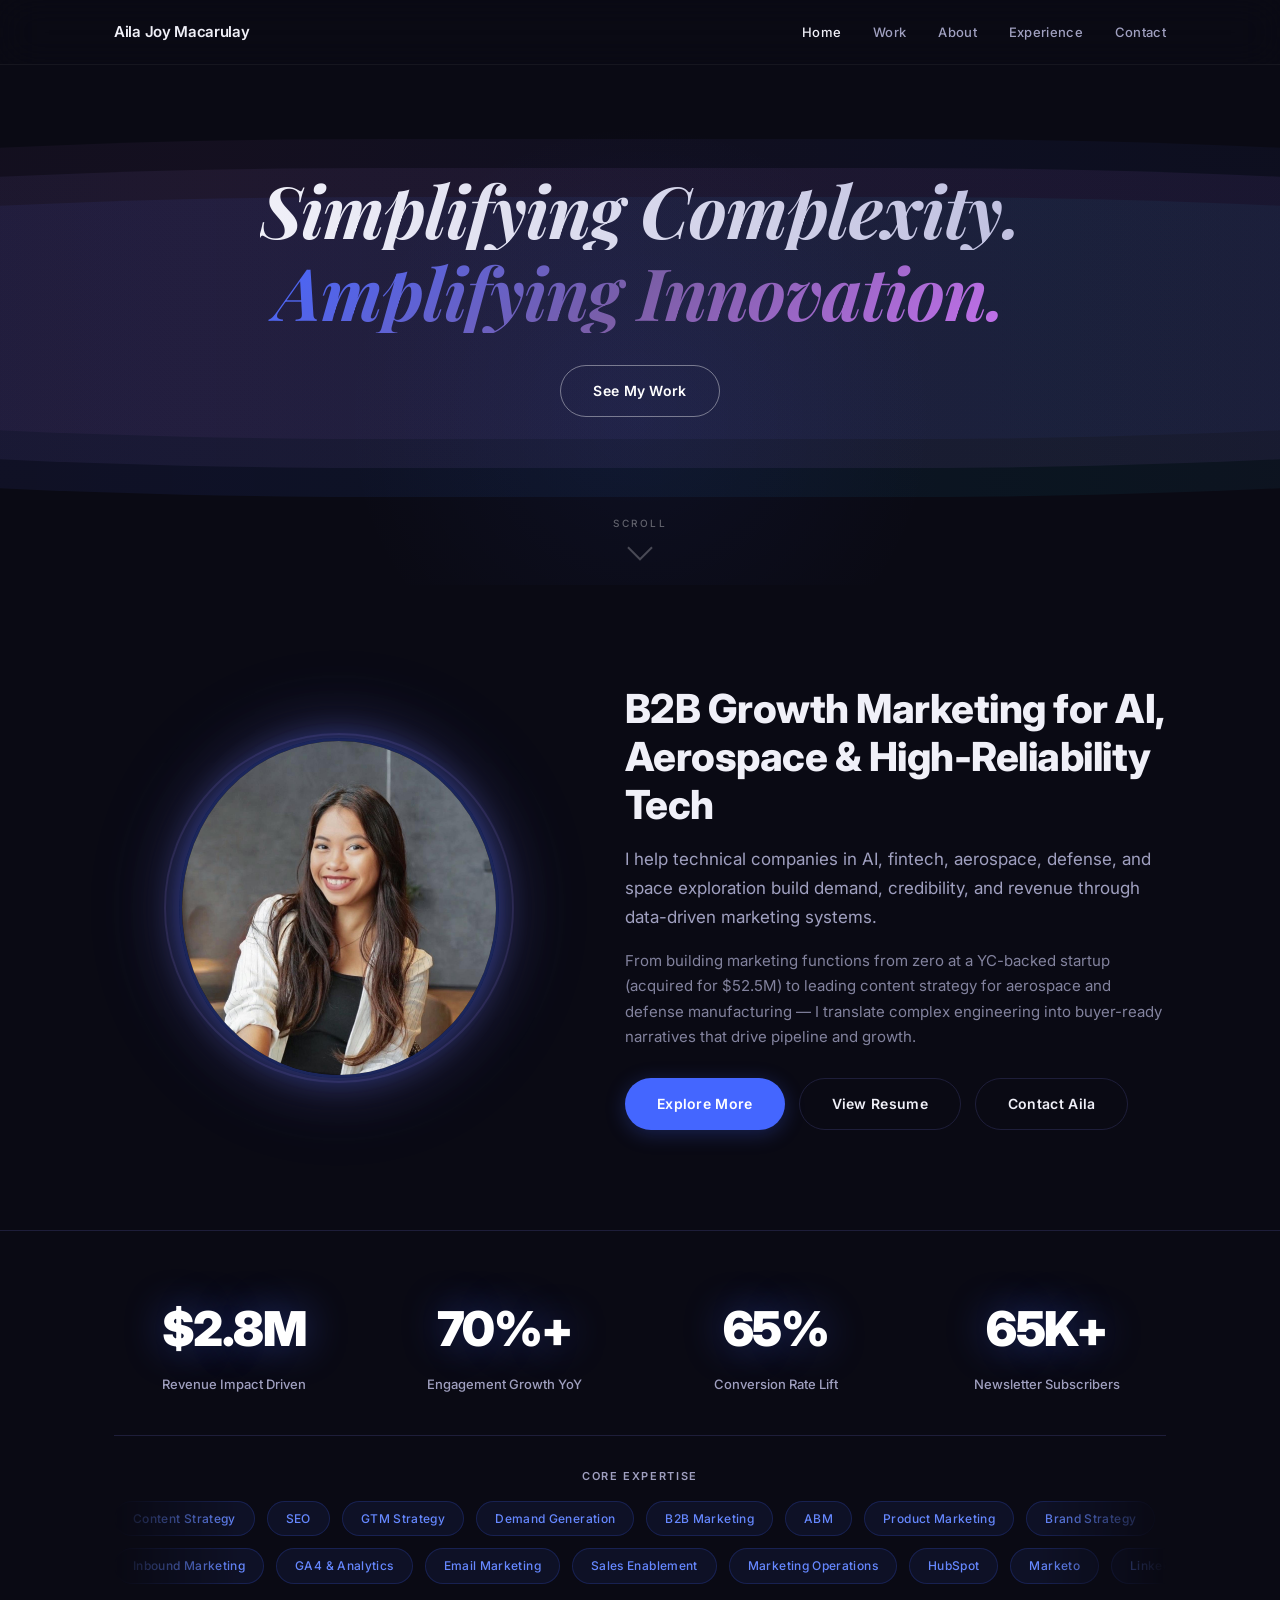
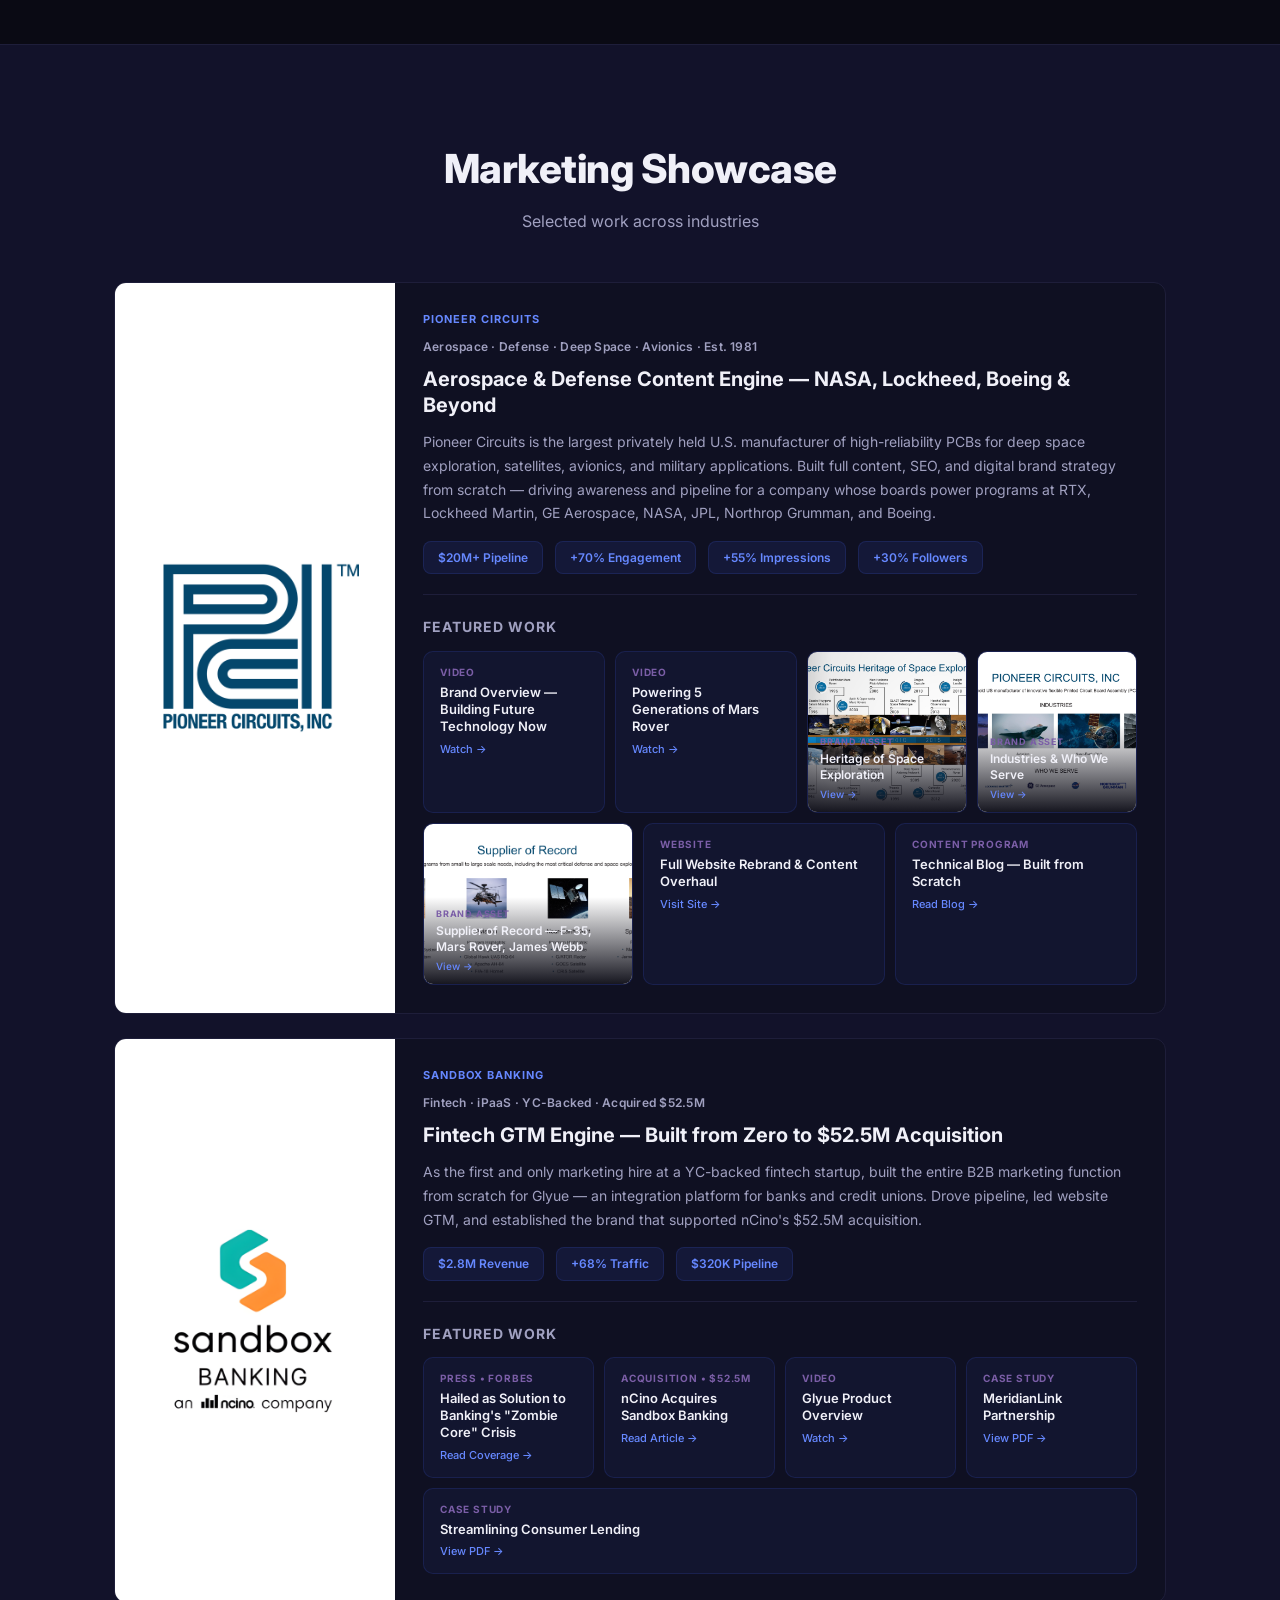
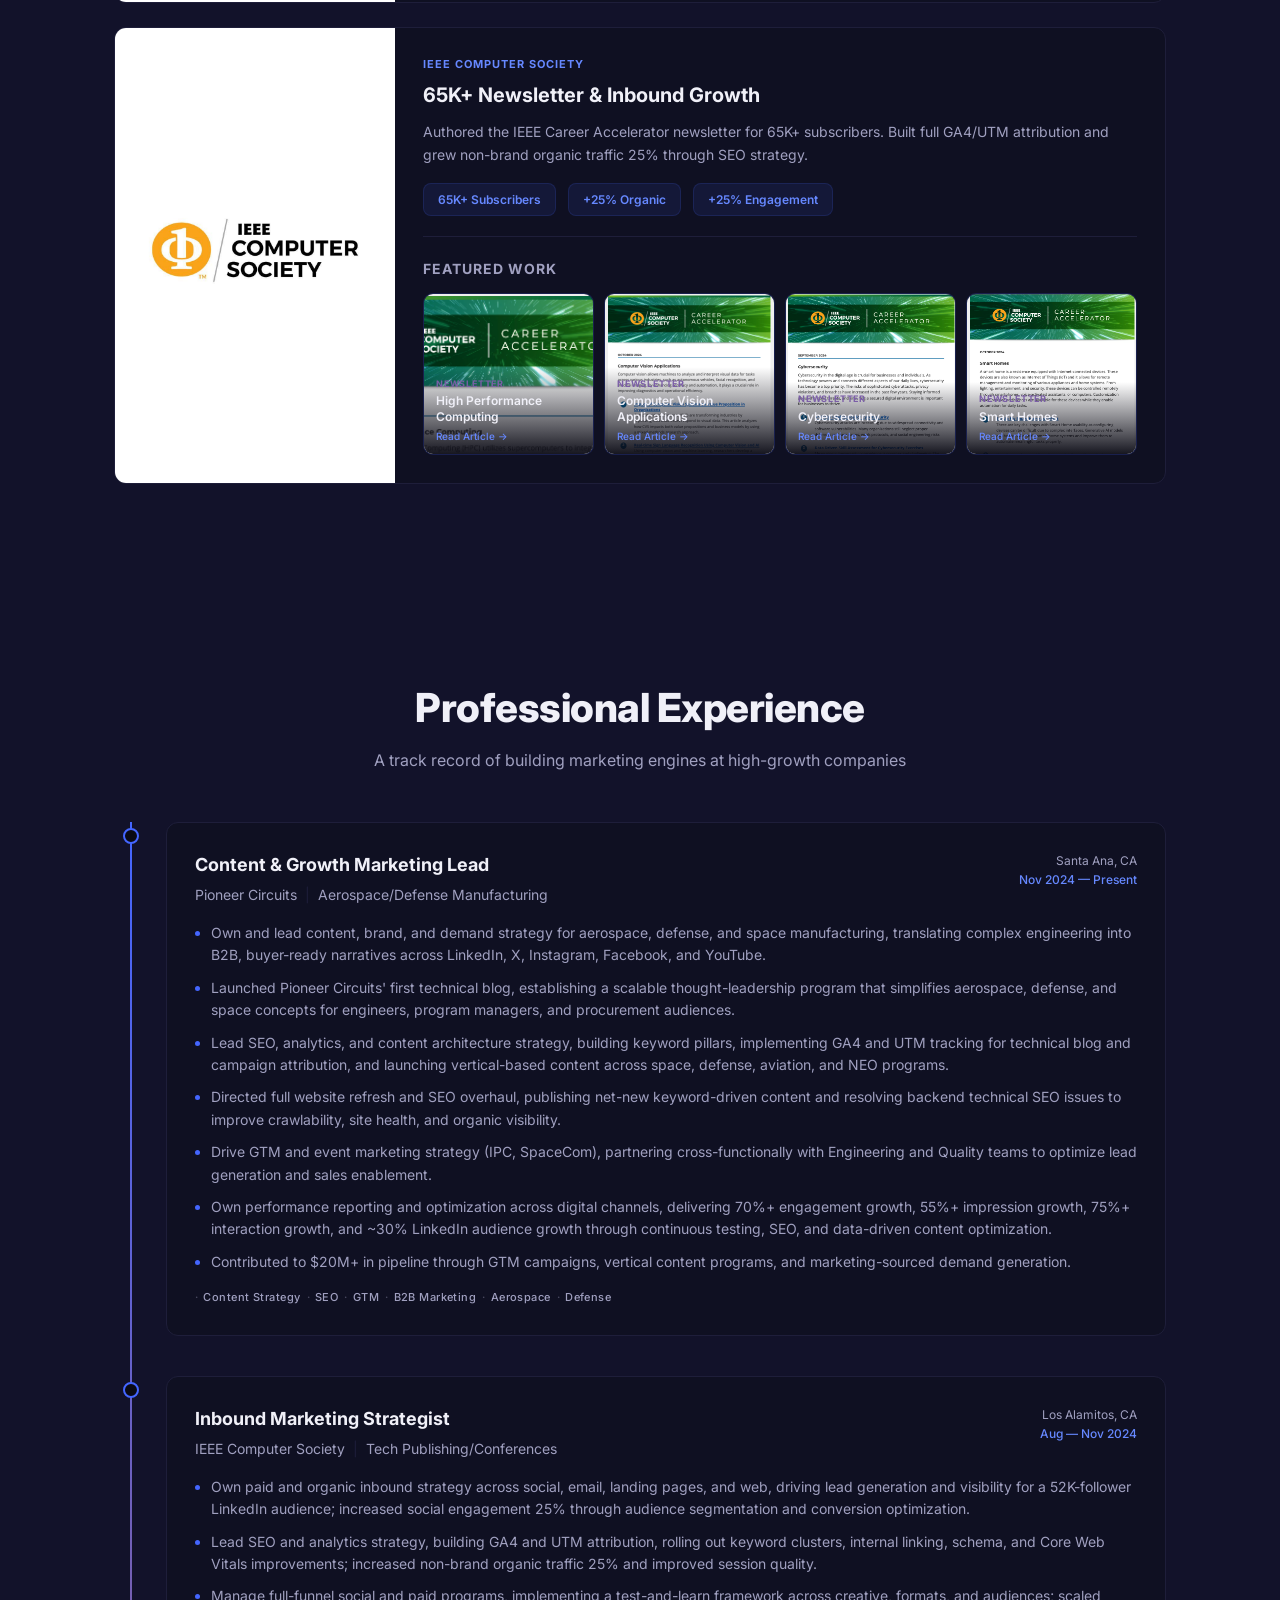
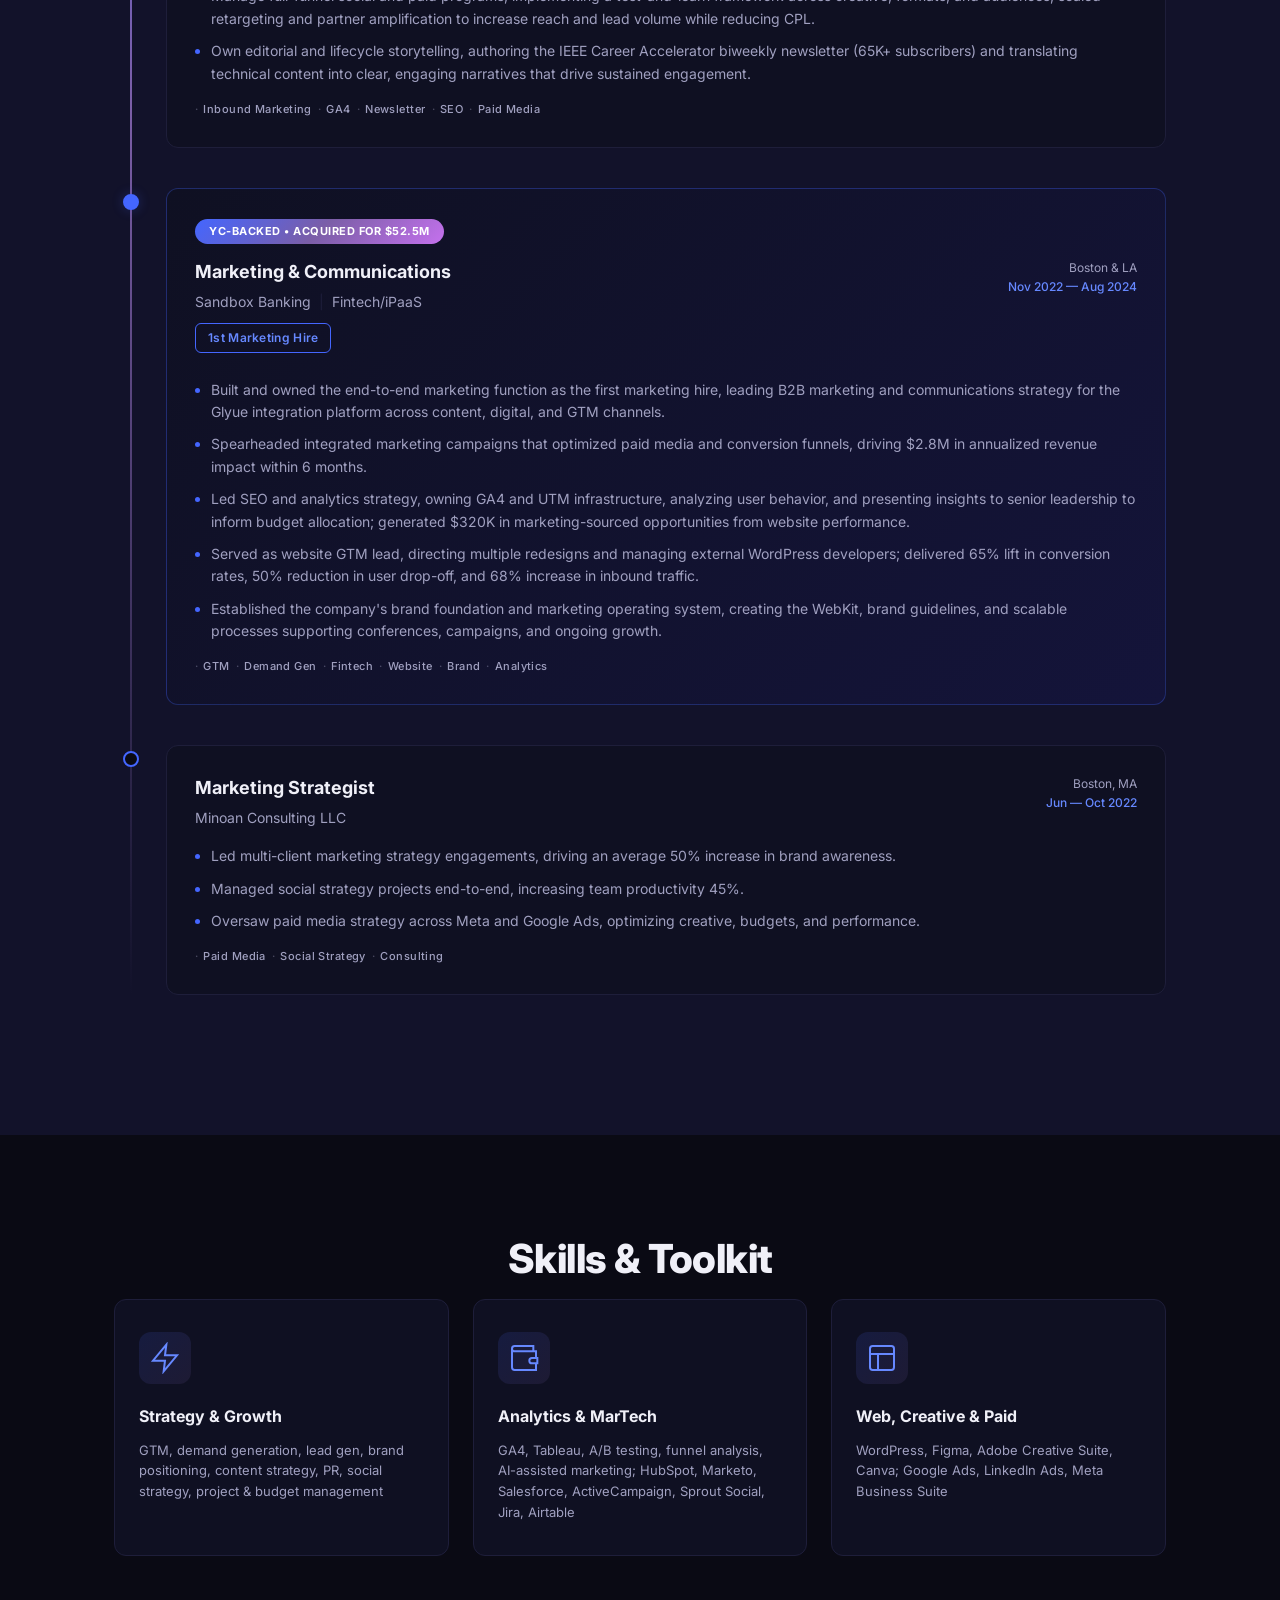
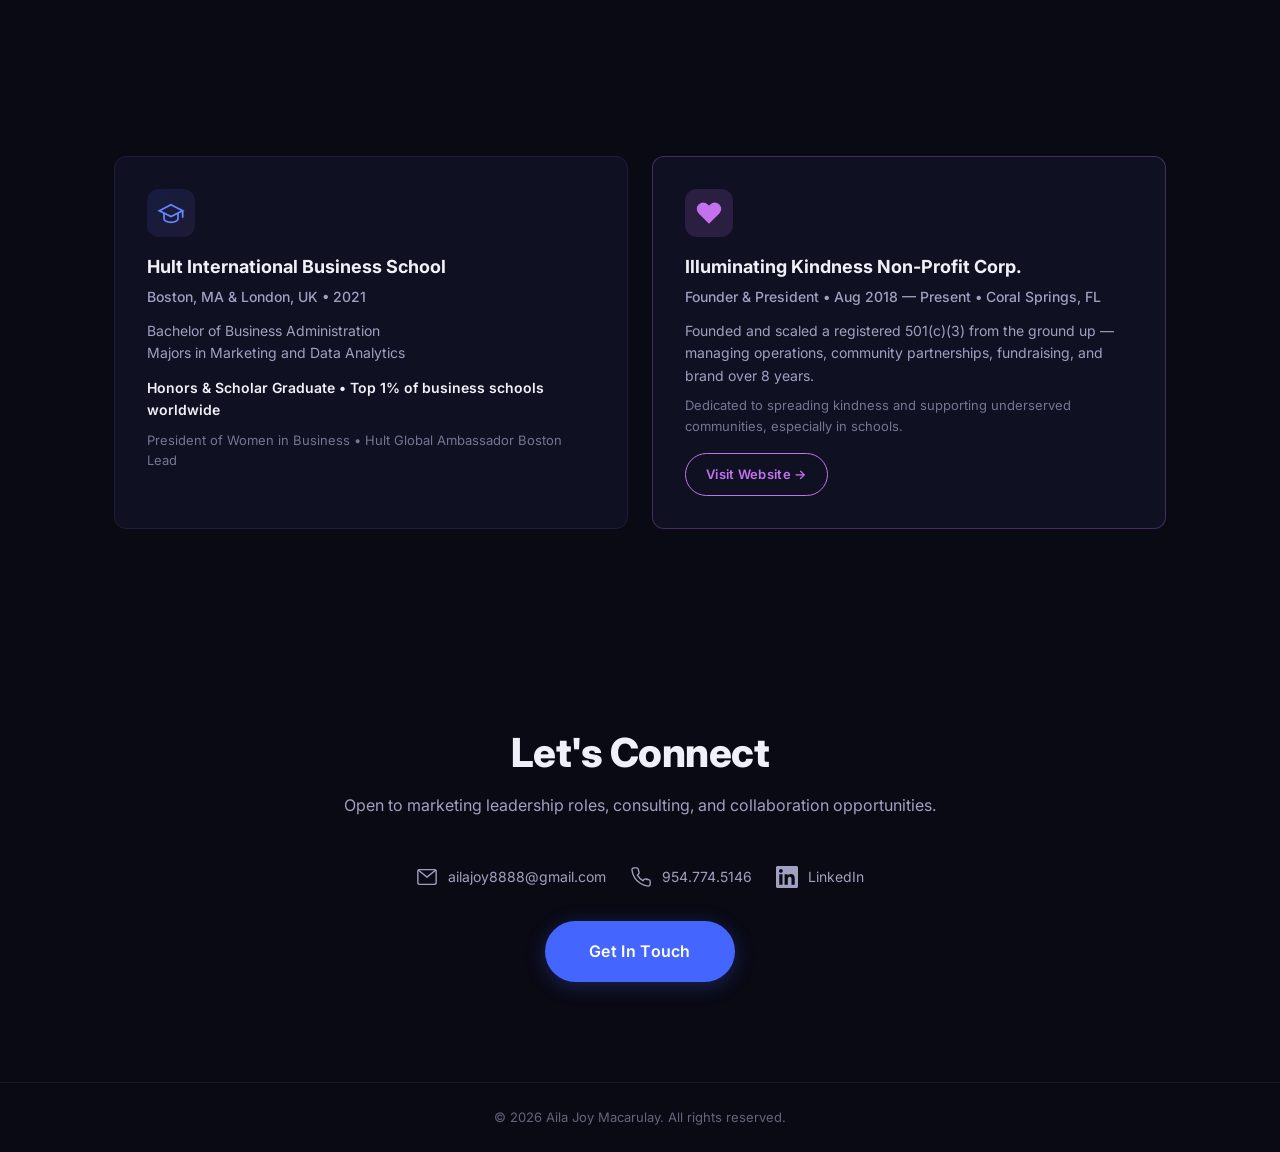
<file: index.html>
<!DOCTYPE html>
<html lang="en">
<head>
  <meta charset="UTF-8">
  <meta name="viewport" content="width=device-width, initial-scale=1.0">
  <title>Aila Joy Macarulay | Marketing for AI, Aerospace & High-Reliability Tech</title>
  <meta name="description" content="B2B growth marketer for AI, fintech, aerospace, defense, and space exploration. Data-driven marketing systems that build demand, credibility, and revenue for technical companies.">
  <link rel="preconnect" href="https://fonts.googleapis.com">
  <link rel="preconnect" href="https://fonts.gstatic.com" crossorigin>
  <link href="https://fonts.googleapis.com/css2?family=Inter:wght@300;400;500;600;700;800;900&family=Playfair+Display:ital,wght@0,700;1,700&display=swap" rel="stylesheet">
  <link rel="stylesheet" href="styles.css">
</head>
<body>

  <!-- ===== NAV ===== -->
  <nav class="nav" id="nav">
    <div class="nav-inner">
      <a href="#home" class="nav-logo">Aila Joy Macarulay</a>
      <div class="nav-links" id="nav-links">
        <a href="#home" class="nav-link active">Home</a>
        <a href="#portfolio" class="nav-link">Work</a>
        <a href="#about" class="nav-link">About</a>
        <a href="#experience" class="nav-link">Experience</a>
        <a href="#contact" class="nav-link">Contact</a>
      </div>
      <button class="nav-toggle" id="nav-toggle" aria-label="Menu">
        <span></span><span></span><span></span>
      </button>
    </div>
  </nav>

  <!-- ===== HERO ===== -->
  <section class="hero" id="home">
    <div class="hero-bg">
      <div class="wave wave-1"></div>
      <div class="wave wave-2"></div>
      <div class="wave wave-3"></div>
      <div class="hero-glow"></div>
    </div>
    <div class="hero-content">
      <h1 class="hero-title">
        <span class="hero-line">Simplifying Complexity.</span>
        <span class="hero-line">Amplifying Innovation.</span>
      </h1>
      <a href="#portfolio" class="btn btn-outline-white">See My Work</a>
    </div>
    <a href="#portfolio" class="scroll-indicator">
      <span>Scroll</span>
      <div class="scroll-arrow"></div>
    </a>
  </section>

  <!-- ===== ABOUT ===== -->
  <section class="section about" id="about">
    <div class="container">
      <div class="about-grid">
        <div class="about-photo">
          <div class="photo-frame">
            <div class="photo-ring ring-1"></div>
            <div class="photo-ring ring-2"></div>
            <div class="photo-wrapper">
              <img src="aila.jpg" alt="Aila Joy Macarulay" class="photo-img">
            </div>
          </div>
        </div>
        <div class="about-text">
          <h2 class="section-title">B2B Growth Marketing for AI, Aerospace & High-Reliability Tech</h2>
          <p class="about-desc">I help technical companies in AI, fintech, aerospace, defense, and space exploration build demand, credibility, and revenue through data-driven marketing systems.</p>
          <p class="about-detail">From building marketing functions from zero at a YC-backed startup (acquired for $52.5M) to leading content strategy for aerospace and defense manufacturing — I translate complex engineering into buyer-ready narratives that drive pipeline and growth.</p>
          <div class="about-buttons">
            <a href="#experience" class="btn btn-primary">Explore More</a>
            <a href="resume.html" target="_blank" class="btn btn-outline">View Resume</a>
            <a href="#contact" class="btn btn-outline">Contact Aila</a>
          </div>
        </div>
      </div>
    </div>
  </section>

  <!-- ===== STATS ===== -->
  <section class="section stats-section">
    <div class="container">
      <div class="stats-grid">
        <div class="stat" data-target="2.8" data-prefix="$" data-suffix="M">
          <div class="stat-number">$2.8M</div>
          <div class="stat-label">Revenue Impact Driven</div>
        </div>
        <div class="stat" data-target="70" data-suffix="%+">
          <div class="stat-number">70%+</div>
          <div class="stat-label">Engagement Growth YoY</div>
        </div>
        <div class="stat" data-target="65" data-suffix="%">
          <div class="stat-number">65%</div>
          <div class="stat-label">Conversion Rate Lift</div>
        </div>
        <div class="stat" data-target="65" data-prefix="" data-suffix="K+">
          <div class="stat-number">65K+</div>
          <div class="stat-label">Newsletter Subscribers</div>
        </div>
      </div>
      <div class="stats-skills">
        <p class="stats-skills-label">Core Expertise</p>
        <div class="marquee-track">
          <div class="marquee-inner marquee-left">
            <span class="stats-skill-tag">Content Strategy</span>
            <span class="stats-skill-tag">SEO</span>
            <span class="stats-skill-tag">GTM Strategy</span>
            <span class="stats-skill-tag">Demand Generation</span>
            <span class="stats-skill-tag">B2B Marketing</span>
            <span class="stats-skill-tag">ABM</span>
            <span class="stats-skill-tag">Product Marketing</span>
            <span class="stats-skill-tag">Brand Strategy</span>
            <span class="stats-skill-tag">Content Strategy</span>
            <span class="stats-skill-tag">SEO</span>
            <span class="stats-skill-tag">GTM Strategy</span>
            <span class="stats-skill-tag">Demand Generation</span>
            <span class="stats-skill-tag">B2B Marketing</span>
            <span class="stats-skill-tag">ABM</span>
            <span class="stats-skill-tag">Product Marketing</span>
            <span class="stats-skill-tag">Brand Strategy</span>
          </div>
        </div>
        <div class="marquee-track">
          <div class="marquee-inner marquee-right">
            <span class="stats-skill-tag">Inbound Marketing</span>
            <span class="stats-skill-tag">GA4 &amp; Analytics</span>
            <span class="stats-skill-tag">Email Marketing</span>
            <span class="stats-skill-tag">Sales Enablement</span>
            <span class="stats-skill-tag">Marketing Operations</span>
            <span class="stats-skill-tag">HubSpot</span>
            <span class="stats-skill-tag">Marketo</span>
            <span class="stats-skill-tag">LinkedIn Marketing</span>
            <span class="stats-skill-tag">Inbound Marketing</span>
            <span class="stats-skill-tag">GA4 &amp; Analytics</span>
            <span class="stats-skill-tag">Email Marketing</span>
            <span class="stats-skill-tag">Sales Enablement</span>
            <span class="stats-skill-tag">Marketing Operations</span>
            <span class="stats-skill-tag">HubSpot</span>
            <span class="stats-skill-tag">Marketo</span>
            <span class="stats-skill-tag">LinkedIn Marketing</span>
          </div>
        </div>
      </div>
    </div>
  </section>

  <!-- ===== PORTFOLIO / SHOWCASE ===== -->
  <section class="section portfolio" id="portfolio">
    <div class="container">
      <h2 class="section-title center">Marketing Showcase</h2>
      <p class="section-subtitle">Selected work across industries</p>

      <div class="portfolio-grid">
        <div class="portfolio-card">
          <div class="portfolio-visual visual-1">
            <img src="logo-pioneer.png" alt="Pioneer Circuits" class="portfolio-logo">
          </div>
          <div class="portfolio-info">
            <span class="portfolio-label">Pioneer Circuits</span>
            <div class="portfolio-industry">Aerospace · Defense · Deep Space · Avionics · Est. 1981</div>
            <h3>Aerospace & Defense Content Engine — NASA, Lockheed, Boeing & Beyond</h3>
            <p>Pioneer Circuits is the largest privately held U.S. manufacturer of high-reliability PCBs for deep space exploration, satellites, avionics, and military applications. Built full content, SEO, and digital brand strategy from scratch — driving awareness and pipeline for a company whose boards power programs at RTX, Lockheed Martin, GE Aerospace, NASA, JPL, Northrop Grumman, and Boeing.</p>
            <div class="portfolio-metrics">
              <span>$20M+ Pipeline</span>
              <span>+70% Engagement</span>
              <span>+55% Impressions</span>
              <span>+30% Followers</span>
            </div>
            <div class="portfolio-samples">
              <p class="samples-label">Featured Work</p>
              <div class="samples-grid">
                <a href="https://youtu.be/ztqq7iZvdH4" target="_blank" class="sample-card">
                  <div class="sample-type">Video</div>
                  <div class="sample-title">Brand Overview — Building Future Technology Now</div>
                  <div class="sample-link">Watch →</div>
                </a>
                <a href="https://youtu.be/pCHrLYbCa6E" target="_blank" class="sample-card">
                  <div class="sample-type">Video</div>
                  <div class="sample-title">Powering 5 Generations of Mars Rover</div>
                  <div class="sample-link">Watch →</div>
                </a>
                <a href="pioneer-assets/heritage-space.png" target="_blank" class="sample-card sample-card-img">
                  <img src="pioneer-assets/heritage-space.png" alt="Heritage of Space Exploration" class="sample-img">
                  <div class="sample-overlay">
                    <div class="sample-type">Brand Asset</div>
                    <div class="sample-title">Heritage of Space Exploration</div>
                    <div class="sample-link">View →</div>
                  </div>
                </a>
                <a href="pioneer-assets/industries.png" target="_blank" class="sample-card sample-card-img">
                  <img src="pioneer-assets/industries.png" alt="Industries & Who We Serve" class="sample-img">
                  <div class="sample-overlay">
                    <div class="sample-type">Brand Asset</div>
                    <div class="sample-title">Industries & Who We Serve</div>
                    <div class="sample-link">View →</div>
                  </div>
                </a>
                <a href="pioneer-assets/supplier-of-record.png" target="_blank" class="sample-card sample-card-img">
                  <img src="pioneer-assets/supplier-of-record.png" alt="Supplier of Record" class="sample-img">
                  <div class="sample-overlay">
                    <div class="sample-type">Brand Asset</div>
                    <div class="sample-title">Supplier of Record — F-35, Mars Rover, James Webb</div>
                    <div class="sample-link">View →</div>
                  </div>
                </a>
                <a href="https://www.pioneercircuits.com/" target="_blank" class="sample-card">
                  <div class="sample-type">Website</div>
                  <div class="sample-title">Full Website Rebrand & Content Overhaul</div>
                  <div class="sample-link">Visit Site →</div>
                </a>
                <a href="https://www.pioneercircuits.com/blog/" target="_blank" class="sample-card">
                  <div class="sample-type">Content Program</div>
                  <div class="sample-title">Technical Blog — Built from Scratch</div>
                  <div class="sample-link">Read Blog →</div>
                </a>
              </div>
            </div>
          </div>
        </div>

        <div class="portfolio-card">
          <div class="portfolio-visual visual-2">
            <img src="logo-sandbox.png" alt="Sandbox Banking" class="portfolio-logo">
          </div>
          <div class="portfolio-info">
            <span class="portfolio-label">Sandbox Banking</span>
            <div class="portfolio-industry">Fintech · iPaaS · YC-Backed · Acquired $52.5M</div>
            <h3>Fintech GTM Engine — Built from Zero to $52.5M Acquisition</h3>
            <p>As the first and only marketing hire at a YC-backed fintech startup, built the entire B2B marketing function from scratch for Glyue — an integration platform for banks and credit unions. Drove pipeline, led website GTM, and established the brand that supported nCino's $52.5M acquisition.</p>
            <div class="portfolio-metrics">
              <span>$2.8M Revenue</span>
              <span>+68% Traffic</span>
              <span>$320K Pipeline</span>
            </div>
            <div class="portfolio-samples">
              <p class="samples-label">Featured Work</p>
              <div class="samples-grid">
                <a href="https://www.prnewswire.com/news-releases/sandbox-banking-hailed-as-a-solution-to-bankings-zombie-core-fintech-crisis-by-forbes-301900809.html" target="_blank" class="sample-card">
                  <div class="sample-type">Press • Forbes</div>
                  <div class="sample-title">Hailed as Solution to Banking's "Zombie Core" Crisis</div>
                  <div class="sample-link">Read Coverage →</div>
                </a>
                <a href="https://www.fintechfutures.com/m-a/ncino-acquires-tech-integration-platform-sandbox-banking-in-52-5m-cash-deal" target="_blank" class="sample-card">
                  <div class="sample-type">Acquisition • $52.5M</div>
                  <div class="sample-title">nCino Acquires Sandbox Banking</div>
                  <div class="sample-link">Read Article →</div>
                </a>
                <a href="https://vimeo.com/824995159" target="_blank" class="sample-card">
                  <div class="sample-type">Video</div>
                  <div class="sample-title">Glyue Product Overview</div>
                  <div class="sample-link">Watch →</div>
                </a>
                <a href="sandbox-assets/meridianlink.pdf" target="_blank" class="sample-card">
                  <div class="sample-type">Case Study</div>
                  <div class="sample-title">MeridianLink Partnership</div>
                  <div class="sample-link">View PDF →</div>
                </a>
                <a href="sandbox-assets/streamlining-consumer-lending.pdf" target="_blank" class="sample-card">
                  <div class="sample-type">Case Study</div>
                  <div class="sample-title">Streamlining Consumer Lending</div>
                  <div class="sample-link">View PDF →</div>
                </a>
              </div>
            </div>
          </div>
        </div>

        <div class="portfolio-card">
          <div class="portfolio-visual visual-3">
            <img src="logo-ieee.jpg" alt="IEEE Computer Society" class="portfolio-logo">
          </div>
          <div class="portfolio-info">
            <span class="portfolio-label">IEEE Computer Society</span>
            <h3>65K+ Newsletter & Inbound Growth</h3>
            <p>Authored the IEEE Career Accelerator newsletter for 65K+ subscribers. Built full GA4/UTM attribution and grew non-brand organic traffic 25% through SEO strategy.</p>
            <div class="portfolio-metrics">
              <span>65K+ Subscribers</span>
              <span>+25% Organic</span>
              <span>+25% Engagement</span>
            </div>
            <div class="portfolio-samples">
              <p class="samples-label">Featured Work</p>
              <div class="samples-grid">
                <a href="https://email.computer.org/index.php?action=social&chash=7180cffd6a8e829dacfc2a31b3f72ece.3114&s=2c8bea293de5a6a1d048b3cdb1ce3c9a" target="_blank" class="sample-card sample-card-img">
                  <img src="newsletter-hpc.png" alt="High Performance Computing Newsletter" class="sample-img">
                  <div class="sample-overlay">
                    <div class="sample-type">Newsletter</div>
                    <div class="sample-title">High Performance Computing</div>
                    <div class="sample-link">Read Article →</div>
                  </div>
                </a>
                <a href="https://email.computer.org/index.php?action=social&chash=d8e1344e27a5b08cdfd5d027d9b8d6de.3211&s=2c8bea293de5a6a1d048b3cdb1ce3c9a" target="_blank" class="sample-card sample-card-img">
                  <img src="newsletter-computer-vision.png" alt="Computer Vision Newsletter" class="sample-img">
                  <div class="sample-overlay">
                    <div class="sample-type">Newsletter</div>
                    <div class="sample-title">Computer Vision Applications</div>
                    <div class="sample-link">Read Article →</div>
                  </div>
                </a>
                <a href="https://email.computer.org/index.php?action=social&chash=d790c9e6c0b5e02c87b375e782ac01bc.3152&s=2c8bea293de5a6a1d048b3cdb1ce3c9a" target="_blank" class="sample-card sample-card-img">
                  <img src="newsletter-cybersecurity.png" alt="Cybersecurity Newsletter" class="sample-img">
                  <div class="sample-overlay">
                    <div class="sample-type">Newsletter</div>
                    <div class="sample-title">Cybersecurity</div>
                    <div class="sample-link">Read Article →</div>
                  </div>
                </a>
                <a href="https://email.computer.org/index.php?action=social&chash=7aee26c309def8c5a2a076eb250b8f36.3175&s=2c8bea293de5a6a1d048b3cdb1ce3c9a" target="_blank" class="sample-card sample-card-img">
                  <img src="newsletter-smart-homes.png" alt="Smart Homes Newsletter" class="sample-img">
                  <div class="sample-overlay">
                    <div class="sample-type">Newsletter</div>
                    <div class="sample-title">Smart Homes</div>
                    <div class="sample-link">Read Article →</div>
                  </div>
                </a>
              </div>
            </div>
          </div>
        </div>
      </div>
    </div>
  </section>

  <!-- ===== EXPERIENCE ===== -->
  <section class="section experience" id="experience">
    <div class="container">
      <h2 class="section-title center">Professional Experience</h2>
      <p class="section-subtitle">A track record of building marketing engines at high-growth companies</p>

      <div class="timeline">
        <!-- Pioneer Circuits -->
        <div class="timeline-item">
          <div class="timeline-marker"></div>
          <div class="timeline-content">
            <div class="timeline-header">
              <div>
                <h3>Content & Growth Marketing Lead</h3>
                <div class="timeline-company">Pioneer Circuits <span class="divider">|</span> Aerospace/Defense Manufacturing</div>
              </div>
              <div class="timeline-meta">
                <span class="timeline-location">Santa Ana, CA</span>
                <span class="timeline-date">Nov 2024 — Present</span>
              </div>
            </div>
            <ul class="timeline-details">
              <li>Own and lead content, brand, and demand strategy for aerospace, defense, and space manufacturing, translating complex engineering into B2B, buyer-ready narratives across LinkedIn, X, Instagram, Facebook, and YouTube.</li>
              <li>Launched Pioneer Circuits' first technical blog, establishing a scalable thought-leadership program that simplifies aerospace, defense, and space concepts for engineers, program managers, and procurement audiences.</li>
              <li>Lead SEO, analytics, and content architecture strategy, building keyword pillars, implementing GA4 and UTM tracking for technical blog and campaign attribution, and launching vertical-based content across space, defense, aviation, and NEO programs.</li>
              <li>Directed full website refresh and SEO overhaul, publishing net-new keyword-driven content and resolving backend technical SEO issues to improve crawlability, site health, and organic visibility.</li>
              <li>Drive GTM and event marketing strategy (IPC, SpaceCom), partnering cross-functionally with Engineering and Quality teams to optimize lead generation and sales enablement.</li>
              <li>Own performance reporting and optimization across digital channels, delivering 70%+ engagement growth, 55%+ impression growth, 75%+ interaction growth, and ~30% LinkedIn audience growth through continuous testing, SEO, and data-driven content optimization.</li>
              <li>Contributed to $20M+ in pipeline through GTM campaigns, vertical content programs, and marketing-sourced demand generation.</li>
            </ul>
            <div class="timeline-tags">
              <span class="tag">Content Strategy</span>
              <span class="tag">SEO</span>
              <span class="tag">GTM</span>
              <span class="tag">B2B Marketing</span>
              <span class="tag">Aerospace</span>
              <span class="tag">Defense</span>
            </div>
          </div>
        </div>

        <!-- IEEE -->
        <div class="timeline-item">
          <div class="timeline-marker"></div>
          <div class="timeline-content">
            <div class="timeline-header">
              <div>
                <h3>Inbound Marketing Strategist</h3>
                <div class="timeline-company">IEEE Computer Society <span class="divider">|</span> Tech Publishing/Conferences</div>
              </div>
              <div class="timeline-meta">
                <span class="timeline-location">Los Alamitos, CA</span>
                <span class="timeline-date">Aug — Nov 2024</span>
              </div>
            </div>
            <ul class="timeline-details">
              <li>Own paid and organic inbound strategy across social, email, landing pages, and web, driving lead generation and visibility for a 52K-follower LinkedIn audience; increased social engagement 25% through audience segmentation and conversion optimization.</li>
              <li>Lead SEO and analytics strategy, building GA4 and UTM attribution, rolling out keyword clusters, internal linking, schema, and Core Web Vitals improvements; increased non-brand organic traffic 25% and improved session quality.</li>
              <li>Manage full-funnel social and paid programs, implementing a test-and-learn framework across creative, formats, and audiences; scaled retargeting and partner amplification to increase reach and lead volume while reducing CPL.</li>
              <li>Own editorial and lifecycle storytelling, authoring the IEEE Career Accelerator biweekly newsletter (65K+ subscribers) and translating technical content into clear, engaging narratives that drive sustained engagement.</li>
            </ul>
            <div class="timeline-tags">
              <span class="tag">Inbound Marketing</span>
              <span class="tag">GA4</span>
              <span class="tag">Newsletter</span>
              <span class="tag">SEO</span>
              <span class="tag">Paid Media</span>
            </div>
          </div>
        </div>

        <!-- Sandbox Banking -->
        <div class="timeline-item">
          <div class="timeline-marker highlight"></div>
          <div class="timeline-content highlight-card">
            <div class="highlight-badge">YC-Backed &bull; Acquired for $52.5M</div>
            <div class="timeline-header">
              <div>
                <h3>Marketing & Communications</h3>
                <div class="timeline-company">Sandbox Banking <span class="divider">|</span> Fintech/iPaaS</div>
              </div>
              <div class="timeline-meta">
                <span class="timeline-location">Boston & LA</span>
                <span class="timeline-date">Nov 2022 — Aug 2024</span>
              </div>
            </div>
            <div class="first-hire-badge">1st Marketing Hire</div>
            <ul class="timeline-details">
              <li>Built and owned the end-to-end marketing function as the first marketing hire, leading B2B marketing and communications strategy for the Glyue integration platform across content, digital, and GTM channels.</li>
              <li>Spearheaded integrated marketing campaigns that optimized paid media and conversion funnels, driving $2.8M in annualized revenue impact within 6 months.</li>
              <li>Led SEO and analytics strategy, owning GA4 and UTM infrastructure, analyzing user behavior, and presenting insights to senior leadership to inform budget allocation; generated $320K in marketing-sourced opportunities from website performance.</li>
              <li>Served as website GTM lead, directing multiple redesigns and managing external WordPress developers; delivered 65% lift in conversion rates, 50% reduction in user drop-off, and 68% increase in inbound traffic.</li>
              <li>Established the company's brand foundation and marketing operating system, creating the WebKit, brand guidelines, and scalable processes supporting conferences, campaigns, and ongoing growth.</li>
            </ul>
            <div class="timeline-tags">
              <span class="tag">GTM</span>
              <span class="tag">Demand Gen</span>
              <span class="tag">Fintech</span>
              <span class="tag">Website</span>
              <span class="tag">Brand</span>
              <span class="tag">Analytics</span>
            </div>
          </div>
        </div>

        <!-- Minoan -->
        <div class="timeline-item">
          <div class="timeline-marker"></div>
          <div class="timeline-content">
            <div class="timeline-header">
              <div>
                <h3>Marketing Strategist</h3>
                <div class="timeline-company">Minoan Consulting LLC</div>
              </div>
              <div class="timeline-meta">
                <span class="timeline-location">Boston, MA</span>
                <span class="timeline-date">Jun — Oct 2022</span>
              </div>
            </div>
            <ul class="timeline-details">
              <li>Led multi-client marketing strategy engagements, driving an average 50% increase in brand awareness.</li>
              <li>Managed social strategy projects end-to-end, increasing team productivity 45%.</li>
              <li>Oversaw paid media strategy across Meta and Google Ads, optimizing creative, budgets, and performance.</li>
            </ul>
            <div class="timeline-tags">
              <span class="tag">Paid Media</span>
              <span class="tag">Social Strategy</span>
              <span class="tag">Consulting</span>
            </div>
          </div>
        </div>
      </div>
    </div>
  </section>

  <!-- ===== SKILLS ===== -->
  <section class="section skills-section">
    <div class="container">
      <h2 class="section-title center">Skills & Toolkit</h2>
      <div class="skills-grid">
        <div class="skill-card">
          <div class="skill-icon">
            <svg width="32" height="32" viewBox="0 0 24 24" fill="none" stroke="currentColor" stroke-width="1.5"><path d="M13 2L3 14h9l-1 8 10-12h-9l1-8z"/></svg>
          </div>
          <h3>Strategy & Growth</h3>
          <p>GTM, demand generation, lead gen, brand positioning, content strategy, PR, social strategy, project & budget management</p>
        </div>
        <div class="skill-card">
          <div class="skill-icon">
            <svg width="32" height="32" viewBox="0 0 24 24" fill="none" stroke="currentColor" stroke-width="1.5"><path d="M21 12V7H5a2 2 0 0 1 0-4h14v4"/><path d="M3 5v14a2 2 0 0 0 2 2h16v-5"/><path d="M18 12a2 2 0 0 0 0 4h4v-4h-4z"/></svg>
          </div>
          <h3>Analytics & MarTech</h3>
          <p>GA4, Tableau, A/B testing, funnel analysis, AI-assisted marketing; HubSpot, Marketo, Salesforce, ActiveCampaign, Sprout Social, Jira, Airtable</p>
        </div>
        <div class="skill-card">
          <div class="skill-icon">
            <svg width="32" height="32" viewBox="0 0 24 24" fill="none" stroke="currentColor" stroke-width="1.5"><rect x="3" y="3" width="18" height="18" rx="2"/><path d="M3 9h18"/><path d="M9 21V9"/></svg>
          </div>
          <h3>Web, Creative & Paid</h3>
          <p>WordPress, Figma, Adobe Creative Suite, Canva; Google Ads, LinkedIn Ads, Meta Business Suite</p>
        </div>
      </div>
    </div>
  </section>

  <!-- ===== EDUCATION & NONPROFIT ===== -->
  <section class="section education-section">
    <div class="container">
      <div class="edu-grid">
        <div class="edu-card">
          <div class="edu-icon">
            <svg width="28" height="28" viewBox="0 0 24 24" fill="none" stroke="currentColor" stroke-width="1.5"><path d="M22 10v6M2 10l10-5 10 5-10 5z"/><path d="M6 12v5c0 1.66 2.69 3 6 3s6-1.34 6-3v-5"/></svg>
          </div>
          <h3>Hult International Business School</h3>
          <p class="edu-subtitle">Boston, MA & London, UK &bull; 2021</p>
          <p>Bachelor of Business Administration<br>Majors in Marketing and Data Analytics</p>
          <p class="edu-honors">Honors & Scholar Graduate &bull; Top 1% of business schools worldwide</p>
          <p class="edu-detail">President of Women in Business &bull; Hult Global Ambassador Boston Lead</p>
        </div>
        <div class="edu-card nonprofit">
          <div class="edu-icon heart">
            <svg width="28" height="28" viewBox="0 0 24 24" fill="currentColor"><path d="M20.84 4.61a5.5 5.5 0 0 0-7.78 0L12 5.67l-1.06-1.06a5.5 5.5 0 0 0-7.78 7.78l1.06 1.06L12 21.23l7.78-7.78 1.06-1.06a5.5 5.5 0 0 0 0-7.78z"/></svg>
          </div>
          <h3>Illuminating Kindness Non-Profit Corp.</h3>
          <p class="edu-subtitle">Founder & President &bull; Aug 2018 — Present &bull; Coral Springs, FL</p>
          <p>Founded and scaled a registered 501(c)(3) from the ground up — managing operations, community partnerships, fundraising, and brand over 8 years.</p>
          <p class="edu-detail">Dedicated to spreading kindness and supporting underserved communities, especially in schools.</p>
          <a href="https://www.illuminatekindness.org/" target="_blank" class="btn btn-outline nonprofit-btn">Visit Website →</a>
        </div>
      </div>
    </div>
  </section>

  <!-- ===== CONTACT ===== -->
  <section class="section contact" id="contact">
    <div class="container">
      <div class="contact-inner">
        <h2 class="section-title center">Let's Connect</h2>
        <p class="section-subtitle">Open to marketing leadership roles, consulting, and collaboration opportunities.</p>
        <div class="contact-links">
          <a href="mailto:ailajoy8888@gmail.com" class="contact-item">
            <svg width="22" height="22" viewBox="0 0 24 24" fill="none" stroke="currentColor" stroke-width="1.5"><rect x="2" y="4" width="20" height="16" rx="2"/><path d="M22 4l-10 8L2 4"/></svg>
            <span>ailajoy8888@gmail.com</span>
          </a>
          <a href="tel:9547745146" class="contact-item">
            <svg width="22" height="22" viewBox="0 0 24 24" fill="none" stroke="currentColor" stroke-width="1.5"><path d="M22 16.92v3a2 2 0 0 1-2.18 2 19.79 19.79 0 0 1-8.63-3.07 19.5 19.5 0 0 1-6-6 19.79 19.79 0 0 1-3.07-8.67A2 2 0 0 1 4.11 2h3a2 2 0 0 1 2 1.72c.127.96.361 1.903.7 2.81a2 2 0 0 1-.45 2.11L8.09 9.91a16 16 0 0 0 6 6l1.27-1.27a2 2 0 0 1 2.11-.45c.907.339 1.85.573 2.81.7A2 2 0 0 1 22 16.92z"/></svg>
            <span>954.774.5146</span>
          </a>
          <a href="https://www.linkedin.com/in/aila-joy/" target="_blank" class="contact-item">
            <svg width="22" height="22" viewBox="0 0 24 24" fill="currentColor"><path d="M20.447 20.452h-3.554v-5.569c0-1.328-.027-3.037-1.852-3.037-1.853 0-2.136 1.445-2.136 2.939v5.667H9.351V9h3.414v1.561h.046c.477-.9 1.637-1.85 3.37-1.85 3.601 0 4.267 2.37 4.267 5.455v6.286zM5.337 7.433c-1.144 0-2.063-.926-2.063-2.065 0-1.138.92-2.063 2.063-2.063 1.14 0 2.064.925 2.064 2.063 0 1.139-.925 2.065-2.064 2.065zm1.782 13.019H3.555V9h3.564v11.452zM22.225 0H1.771C.792 0 0 .774 0 1.729v20.542C0 23.227.792 24 1.771 24h20.451C23.2 24 24 23.227 24 22.271V1.729C24 .774 23.2 0 22.222 0h.003z"/></svg>
            <span>LinkedIn</span>
          </a>
        </div>
        <div class="contact-cta">
          <a href="mailto:ailajoy8888@gmail.com" class="btn btn-primary btn-lg">Get In Touch</a>
        </div>
      </div>
    </div>
  </section>

  <!-- ===== FOOTER ===== -->
  <footer class="footer">
    <div class="container">
      <p>&copy; 2026 Aila Joy Macarulay. All rights reserved.</p>
    </div>
  </footer>

  <script src="app.js"></script>
</body>
</html>
</file>
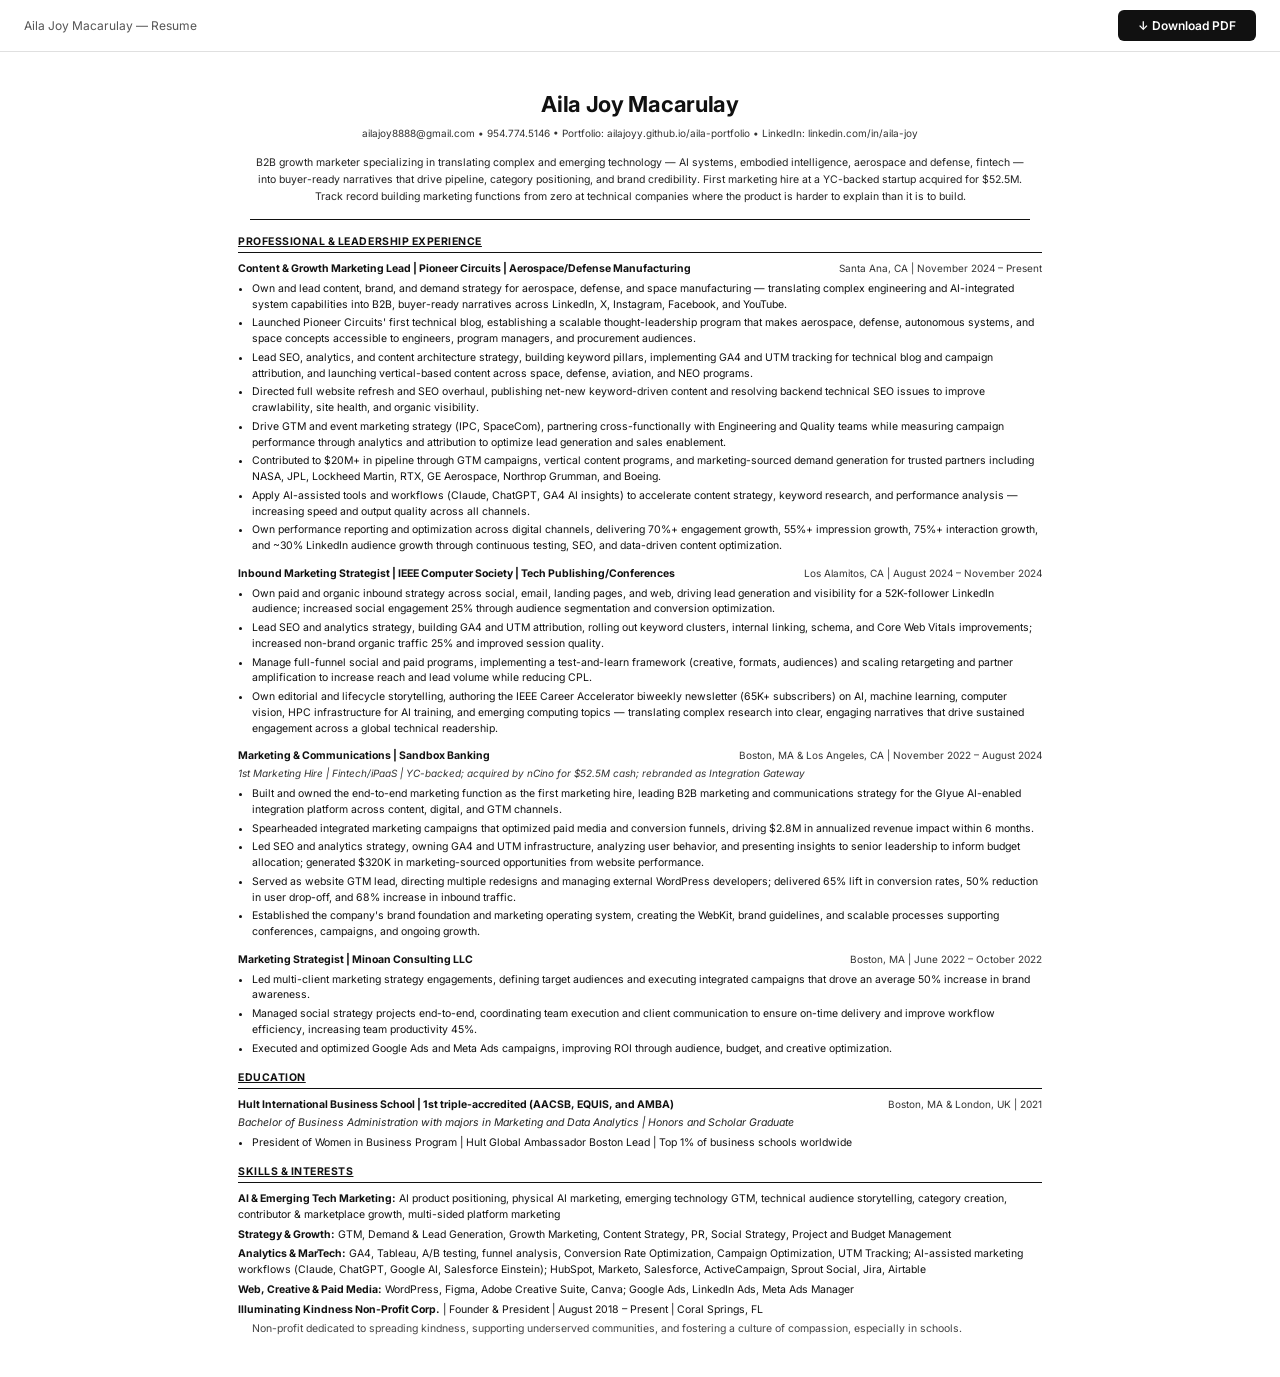
<file: resume.html>
<!DOCTYPE html>
<html lang="en">
<head>
  <meta charset="UTF-8">
  <meta name="viewport" content="width=device-width, initial-scale=1.0">
  <title>Aila Joy Macarulay — Resume</title>
  <link href="https://fonts.googleapis.com/css2?family=Inter:wght@300;400;500;600;700&display=swap" rel="stylesheet">
  <style>
    *, *::before, *::after { margin: 0; padding: 0; box-sizing: border-box; }

    body {
      font-family: 'Inter', Arial, sans-serif;
      font-size: 10.5px;
      line-height: 1.5;
      color: #111;
      background: #fff;
      padding: 36px 48px;
      max-width: 900px;
      margin: 0 auto;
    }

    /* Header */
    .name {
      font-size: 22px;
      font-weight: 700;
      text-align: center;
      letter-spacing: -0.3px;
      margin-bottom: 5px;
    }

    .contact {
      text-align: center;
      font-size: 10px;
      color: #333;
      margin-bottom: 14px;
    }

    .contact a { color: #333; text-decoration: none; }

    /* Summary */
    .summary {
      font-size: 10.5px;
      color: #222;
      line-height: 1.6;
      text-align: center;
      max-width: 780px;
      margin: 0 auto 14px;
      padding-bottom: 14px;
      border-bottom: 1.5px solid #111;
    }

    /* Section */
    .section-title {
      font-size: 10.5px;
      font-weight: 700;
      text-transform: uppercase;
      letter-spacing: 0.05em;
      border-bottom: 1px solid #111;
      margin: 14px 0 8px;
      padding-bottom: 2px;
      text-decoration: underline;
    }

    /* Role */
    .role-header {
      display: flex;
      justify-content: space-between;
      align-items: baseline;
      flex-wrap: wrap;
      gap: 4px;
      margin-bottom: 2px;
    }

    .role-left {
      font-weight: 700;
      font-size: 10.5px;
    }

    .role-right {
      font-size: 10px;
      color: #333;
      text-align: right;
      flex-shrink: 0;
    }

    .role-sub {
      font-size: 10px;
      color: #333;
      margin-bottom: 5px;
      font-style: italic;
    }

    ul {
      margin: 4px 0 12px 14px;
    }

    ul li {
      margin-bottom: 3px;
      font-size: 10.5px;
      line-height: 1.5;
    }

    /* Skills */
    .skills-block p {
      font-size: 10.5px;
      margin-bottom: 4px;
      line-height: 1.5;
    }

    .skills-block strong {
      font-weight: 700;
    }

    /* Education */
    .edu-header {
      display: flex;
      justify-content: space-between;
      margin-bottom: 2px;
    }

    .edu-header .left { font-weight: 700; font-size: 10.5px; }
    .edu-header .right { font-size: 10px; color: #333; }

    .edu-detail {
      font-size: 10.5px;
      color: #222;
      font-style: italic;
      margin-bottom: 3px;
    }

    /* Download button */
    .download-bar {
      position: fixed;
      top: 0; left: 0; right: 0;
      background: #fff;
      border-bottom: 1px solid #e0e0e0;
      padding: 10px 24px;
      display: flex;
      align-items: center;
      justify-content: space-between;
      z-index: 999;
      font-size: 12px;
      color: #555;
    }

    .download-btn {
      display: inline-flex;
      align-items: center;
      gap: 8px;
      padding: 8px 20px;
      background: #111;
      color: #fff;
      border: none;
      border-radius: 6px;
      font-size: 12px;
      font-weight: 600;
      cursor: pointer;
      text-decoration: none;
      font-family: 'Inter', sans-serif;
      transition: background 0.2s;
    }

    .download-btn:hover { background: #333; }

    .resume-body {
      margin-top: 52px;
    }

    /* Print — 1 page, tight */
    @media print {
      .download-bar { display: none; }
      .resume-body { margin-top: 0; }
      body { padding: 0; font-size: 9.8px; }
      @page { margin: 0.45in 0.5in; size: letter; }
      ul { margin: 3px 0 10px 12px; }
      ul li { margin-bottom: 2px; line-height: 1.45; }
      .summary { margin-bottom: 10px; padding-bottom: 10px; }
      .section-title { margin: 10px 0 6px; }
    }
  </style>
</head>
<body>

  <!-- Download bar -->
  <div class="download-bar">
    <span>Aila Joy Macarulay — Resume</span>
    <button class="download-btn" onclick="window.print()">
      ↓ Download PDF
    </button>
  </div>

  <div class="resume-body">
  <div class="name">Aila Joy Macarulay</div>
  <div class="contact">
    ailajoy8888@gmail.com &bull; 954.774.5146 &bull;
    Portfolio: <a href="https://ailajoyy.github.io/aila-portfolio/">ailajoyy.github.io/aila-portfolio</a> &bull;
    LinkedIn: <a href="https://www.linkedin.com/in/aila-joy/">linkedin.com/in/aila-joy</a>
  </div>

  <div class="summary">
    B2B growth marketer specializing in translating complex and emerging technology — AI systems, embodied intelligence, aerospace and defense, fintech — into buyer-ready narratives that drive pipeline, category positioning, and brand credibility. First marketing hire at a YC-backed startup acquired for $52.5M. Track record building marketing functions from zero at technical companies where the product is harder to explain than it is to build.
  </div>

  <div class="section-title">Professional & Leadership Experience</div>

  <!-- Pioneer Circuits -->
  <div class="role-header">
    <div class="role-left">Content & Growth Marketing Lead | Pioneer Circuits | Aerospace/Defense Manufacturing</div>
    <div class="role-right">Santa Ana, CA | November 2024 – Present</div>
  </div>
  <ul>
    <li>Own and lead content, brand, and demand strategy for aerospace, defense, and space manufacturing — translating complex engineering and AI-integrated system capabilities into B2B, buyer-ready narratives across LinkedIn, X, Instagram, Facebook, and YouTube.</li>
    <li>Launched Pioneer Circuits' first technical blog, establishing a scalable thought-leadership program that makes aerospace, defense, autonomous systems, and space concepts accessible to engineers, program managers, and procurement audiences.</li>
    <li>Lead SEO, analytics, and content architecture strategy, building keyword pillars, implementing GA4 and UTM tracking for technical blog and campaign attribution, and launching vertical-based content across space, defense, aviation, and NEO programs.</li>
    <li>Directed full website refresh and SEO overhaul, publishing net-new keyword-driven content and resolving backend technical SEO issues to improve crawlability, site health, and organic visibility.</li>
    <li>Drive GTM and event marketing strategy (IPC, SpaceCom), partnering cross-functionally with Engineering and Quality teams while measuring campaign performance through analytics and attribution to optimize lead generation and sales enablement.</li>
    <li>Contributed to $20M+ in pipeline through GTM campaigns, vertical content programs, and marketing-sourced demand generation for trusted partners including NASA, JPL, Lockheed Martin, RTX, GE Aerospace, Northrop Grumman, and Boeing.</li>
    <li>Apply AI-assisted tools and workflows (Claude, ChatGPT, GA4 AI insights) to accelerate content strategy, keyword research, and performance analysis — increasing speed and output quality across all channels.</li>
    <li>Own performance reporting and optimization across digital channels, delivering 70%+ engagement growth, 55%+ impression growth, 75%+ interaction growth, and ~30% LinkedIn audience growth through continuous testing, SEO, and data-driven content optimization.</li>
  </ul>

  <!-- IEEE -->
  <div class="role-header">
    <div class="role-left">Inbound Marketing Strategist | IEEE Computer Society | Tech Publishing/Conferences</div>
    <div class="role-right">Los Alamitos, CA | August 2024 – November 2024</div>
  </div>
  <ul>
    <li>Own paid and organic inbound strategy across social, email, landing pages, and web, driving lead generation and visibility for a 52K-follower LinkedIn audience; increased social engagement 25% through audience segmentation and conversion optimization.</li>
    <li>Lead SEO and analytics strategy, building GA4 and UTM attribution, rolling out keyword clusters, internal linking, schema, and Core Web Vitals improvements; increased non-brand organic traffic 25% and improved session quality.</li>
    <li>Manage full-funnel social and paid programs, implementing a test-and-learn framework (creative, formats, audiences) and scaling retargeting and partner amplification to increase reach and lead volume while reducing CPL.</li>
    <li>Own editorial and lifecycle storytelling, authoring the IEEE Career Accelerator biweekly newsletter (65K+ subscribers) on AI, machine learning, computer vision, HPC infrastructure for AI training, and emerging computing topics — translating complex research into clear, engaging narratives that drive sustained engagement across a global technical readership.</li>
  </ul>

  <!-- Sandbox Banking -->
  <div class="role-header">
    <div class="role-left">Marketing & Communications | Sandbox Banking</div>
    <div class="role-right">Boston, MA & Los Angeles, CA | November 2022 – August 2024</div>
  </div>
  <div class="role-sub">1st Marketing Hire | Fintech/iPaaS | YC-backed; acquired by nCino for $52.5M cash; rebranded as Integration Gateway</div>
  <ul>
    <li>Built and owned the end-to-end marketing function as the first marketing hire, leading B2B marketing and communications strategy for the Glyue AI-enabled integration platform across content, digital, and GTM channels.</li>
    <li>Spearheaded integrated marketing campaigns that optimized paid media and conversion funnels, driving $2.8M in annualized revenue impact within 6 months.</li>
    <li>Led SEO and analytics strategy, owning GA4 and UTM infrastructure, analyzing user behavior, and presenting insights to senior leadership to inform budget allocation; generated $320K in marketing-sourced opportunities from website performance.</li>
    <li>Served as website GTM lead, directing multiple redesigns and managing external WordPress developers; delivered 65% lift in conversion rates, 50% reduction in user drop-off, and 68% increase in inbound traffic.</li>
    <li>Established the company's brand foundation and marketing operating system, creating the WebKit, brand guidelines, and scalable processes supporting conferences, campaigns, and ongoing growth.</li>
  </ul>

  <!-- Minoan -->
  <div class="role-header">
    <div class="role-left">Marketing Strategist | Minoan Consulting LLC</div>
    <div class="role-right">Boston, MA | June 2022 – October 2022</div>
  </div>
  <ul>
    <li>Led multi-client marketing strategy engagements, defining target audiences and executing integrated campaigns that drove an average 50% increase in brand awareness.</li>
    <li>Managed social strategy projects end-to-end, coordinating team execution and client communication to ensure on-time delivery and improve workflow efficiency, increasing team productivity 45%.</li>
    <li>Executed and optimized Google Ads and Meta Ads campaigns, improving ROI through audience, budget, and creative optimization.</li>
  </ul>

  <div class="section-title">Education</div>

  <div class="edu-header">
    <div class="left">Hult International Business School | 1st triple-accredited (AACSB, EQUIS, and AMBA)</div>
    <div class="right">Boston, MA & London, UK | 2021</div>
  </div>
  <div class="edu-detail">Bachelor of Business Administration with majors in Marketing and Data Analytics | Honors and Scholar Graduate</div>
  <ul>
    <li>President of Women in Business Program | Hult Global Ambassador Boston Lead | Top 1% of business schools worldwide</li>
  </ul>

  <div class="section-title">Skills & Interests</div>

  <div class="skills-block">
    <p><strong>AI & Emerging Tech Marketing:</strong> AI product positioning, physical AI marketing, emerging technology GTM, technical audience storytelling, category creation, contributor & marketplace growth, multi-sided platform marketing</p>
    <p><strong>Strategy & Growth:</strong> GTM, Demand & Lead Generation, Growth Marketing, Content Strategy, PR, Social Strategy, Project and Budget Management</p>
    <p><strong>Analytics & MarTech:</strong> GA4, Tableau, A/B testing, funnel analysis, Conversion Rate Optimization, Campaign Optimization, UTM Tracking; AI-assisted marketing workflows (Claude, ChatGPT, Google AI, Salesforce Einstein); HubSpot, Marketo, Salesforce, ActiveCampaign, Sprout Social, Jira, Airtable</p>
    <p><strong>Web, Creative & Paid Media:</strong> WordPress, Figma, Adobe Creative Suite, Canva; Google Ads, LinkedIn Ads, Meta Ads Manager</p>
    <p><strong>Illuminating Kindness Non-Profit Corp.</strong> | Founder & President | August 2018 – Present | Coral Springs, FL</p>
    <p style="margin-left: 14px; color: #444;">Non-profit dedicated to spreading kindness, supporting underserved communities, and fostering a culture of compassion, especially in schools.</p>
  </div>

  </div><!-- end resume-body -->

</body>
</html>
</file>
<file: styles.css>
/* ===== RESET & BASE ===== */
*, *::before, *::after {
  margin: 0;
  padding: 0;
  box-sizing: border-box;
}

:root {
  --bg: #0a0a14;
  --bg-card: #0f1022;
  --bg-card-hover: #141530;
  --surface: #12122a;
  --border: #1e1e3a;
  --blue: #4466ff;
  --blue-glow: #4466ff44;
  --blue-light: #6688ff;
  --purple: #7b5ea7;
  --purple-glow: #7b5ea744;
  --pink: #c471ed;
  --cyan: #12d8fa;
  --text: #f0f0f8;
  --text-secondary: #a0a0c0;
  --text-muted: #606088;
  --gradient: linear-gradient(135deg, #4466ff, #7b5ea7, #c471ed);
  --gradient-subtle: linear-gradient(135deg, #4466ff22, #7b5ea722);
}

html {
  scroll-behavior: smooth;
}

body {
  font-family: 'Inter', -apple-system, BlinkMacSystemFont, sans-serif;
  background: var(--bg);
  color: var(--text);
  line-height: 1.6;
  -webkit-font-smoothing: antialiased;
  overflow-x: hidden;
}

.container {
  max-width: 1100px;
  margin: 0 auto;
  padding: 0 24px;
}

.section {
  padding: 100px 0;
  position: relative;
}

/* ===== NAV ===== */
.nav {
  position: fixed;
  top: 0;
  left: 0;
  right: 0;
  z-index: 1000;
  background: rgba(10, 10, 20, 0.8);
  backdrop-filter: blur(20px);
  -webkit-backdrop-filter: blur(20px);
  border-bottom: 1px solid rgba(255, 255, 255, 0.05);
  transition: background 0.3s;
}

.nav-inner {
  max-width: 1100px;
  margin: 0 auto;
  padding: 0 24px;
  height: 64px;
  display: flex;
  align-items: center;
  justify-content: space-between;
}

.nav-logo {
  font-size: 15px;
  font-weight: 600;
  color: var(--text);
  text-decoration: none;
  letter-spacing: -0.3px;
}

.nav-links {
  display: flex;
  gap: 32px;
}

.nav-link {
  font-size: 13px;
  font-weight: 500;
  color: var(--text-secondary);
  text-decoration: none;
  transition: color 0.2s;
  letter-spacing: 0.3px;
}

.nav-link:hover, .nav-link.active {
  color: var(--text);
}

.nav-toggle {
  display: none;
  flex-direction: column;
  gap: 5px;
  background: none;
  border: none;
  cursor: pointer;
  padding: 4px;
}

.nav-toggle span {
  width: 22px;
  height: 2px;
  background: var(--text);
  border-radius: 2px;
  transition: all 0.3s;
}

/* ===== HERO ===== */
.hero {
  height: 65vh;
  min-height: 480px;
  display: flex;
  align-items: center;
  justify-content: center;
  position: relative;
  overflow: hidden;
  background: #0a0a14;
}

.hero-bg {
  position: absolute;
  inset: 0;
  overflow: hidden;
}

.wave {
  position: absolute;
  width: 200%;
  height: 300px;
  left: -50%;
  border-radius: 40%;
  opacity: 0.4;
  animation: waveMove 12s ease-in-out infinite;
}

.wave-1 {
  bottom: 20%;
  background: linear-gradient(90deg, #4466ff33, #7b5ea744, #c471ed33, #4466ff33);
  animation-duration: 12s;
}

.wave-2 {
  bottom: 15%;
  background: linear-gradient(90deg, #c471ed22, #4466ff33, #12d8fa22, #c471ed22);
  animation-duration: 15s;
  animation-delay: -3s;
}

.wave-3 {
  bottom: 25%;
  background: linear-gradient(90deg, #7b5ea722, #c471ed22, #4466ff22, #7b5ea722);
  animation-duration: 18s;
  animation-delay: -6s;
}

@keyframes waveMove {
  0%, 100% { transform: translateX(-10%) rotate(-2deg); }
  50% { transform: translateX(10%) rotate(2deg); }
}

.hero-glow {
  position: absolute;
  top: 20%;
  left: 50%;
  width: 600px;
  height: 600px;
  transform: translateX(-50%);
  background: radial-gradient(circle, #4466ff10, transparent 70%);
  pointer-events: none;
}

.hero-content {
  position: relative;
  text-align: center;
  z-index: 2;
  padding: 0 24px;
}

.hero-title {
  font-family: 'Playfair Display', serif;
  font-size: clamp(36px, 7vw, 72px);
  font-weight: 700;
  font-style: italic;
  line-height: 1.15;
  margin-bottom: 32px;
  letter-spacing: -1px;
}

.hero-line {
  display: block;
}

.hero-title .hero-line:first-child {
  background: linear-gradient(90deg, #f0f0f8, #c0c0e0);
  -webkit-background-clip: text;
  -webkit-text-fill-color: transparent;
  background-clip: text;
}

.hero-title .hero-line:last-child {
  background: var(--gradient);
  -webkit-background-clip: text;
  -webkit-text-fill-color: transparent;
  background-clip: text;
}

/* ===== SCROLL INDICATOR ===== */
.scroll-indicator {
  position: absolute;
  bottom: 28px;
  left: 50%;
  transform: translateX(-50%);
  display: flex;
  flex-direction: column;
  align-items: center;
  gap: 8px;
  z-index: 2;
  cursor: pointer;
  text-decoration: none;
}

.scroll-indicator span {
  font-family: 'Inter', sans-serif;
  font-size: 10px;
  letter-spacing: 2.5px;
  text-transform: uppercase;
  color: rgba(255, 255, 255, 0.35);
  font-weight: 500;
}

.scroll-arrow {
  width: 18px;
  height: 18px;
  border-right: 2px solid rgba(255, 255, 255, 0.25);
  border-bottom: 2px solid rgba(255, 255, 255, 0.25);
  transform: rotate(45deg);
  animation: bounceArrow 2s ease-in-out infinite;
}

@keyframes bounceArrow {
  0%, 100% { transform: rotate(45deg) translateY(0); opacity: 0.3; }
  50% { transform: rotate(45deg) translateY(7px); opacity: 0.9; }
}

/* ===== BUTTONS ===== */
.btn {
  display: inline-flex;
  align-items: center;
  justify-content: center;
  padding: 14px 32px;
  font-size: 14px;
  font-weight: 600;
  font-family: inherit;
  text-decoration: none;
  border-radius: 50px;
  cursor: pointer;
  transition: all 0.3s;
  letter-spacing: 0.3px;
}

.btn-primary {
  background: var(--blue);
  color: white;
  border: none;
  box-shadow: 0 4px 20px var(--blue-glow);
}

.btn-primary:hover {
  background: var(--blue-light);
  transform: translateY(-2px);
  box-shadow: 0 6px 30px var(--blue-glow);
}

.btn-outline {
  background: transparent;
  color: var(--text);
  border: 1.5px solid var(--border);
}

.btn-outline:hover {
  border-color: var(--blue);
  color: var(--blue-light);
}

.btn-outline-white {
  background: transparent;
  color: white;
  border: 1.5px solid rgba(255, 255, 255, 0.4);
}

.btn-outline-white:hover {
  background: rgba(255, 255, 255, 0.1);
  border-color: white;
}

.btn-outline {
  color: var(--text);
  border-color: var(--border);
}

.btn-outline:hover {
  border-color: var(--blue);
  color: var(--blue);
}

.btn-lg {
  padding: 18px 44px;
  font-size: 16px;
}

/* ===== ABOUT ===== */
.about-grid {
  display: grid;
  grid-template-columns: 1fr 1.2fr;
  gap: 60px;
  align-items: center;
}

.photo-frame {
  position: relative;
  width: 320px;
  height: 380px;
  margin: 0 auto;
  display: flex;
  align-items: center;
  justify-content: center;
}

.photo-ring {
  position: absolute;
  border-radius: 50%;
  border: 2px solid;
}

.ring-1 {
  width: 310px;
  height: 310px;
  border-color: var(--blue);
  opacity: 0.3;
  animation: ringRotate 20s linear infinite;
}

.ring-2 {
  width: 350px;
  height: 350px;
  border-color: var(--purple);
  opacity: 0.2;
  animation: ringRotate 30s linear infinite reverse;
}

@keyframes ringRotate {
  from { transform: rotate(0deg); }
  to { transform: rotate(360deg); }
}

.photo-wrapper {
  width: 340px;
  height: 340px;
  border-radius: 50%;
  position: relative;
  box-shadow:
    0 0 30px rgba(68, 102, 255, 0.4),
    0 0 60px rgba(123, 94, 167, 0.25),
    0 0 100px rgba(68, 102, 255, 0.15),
    0 0 140px rgba(255, 255, 255, 0.06);
  border: 3px solid rgba(68, 102, 255, 0.3);
  overflow: hidden;
  animation: photoGlow 4s ease-in-out infinite alternate;
}

.photo-img {
  width: 100%;
  height: 100%;
  object-fit: cover;
  object-position: center -35px;
  transform: scale(1.15);
  display: block;
}

@keyframes photoGlow {
  0% {
    box-shadow:
      0 0 30px rgba(68, 102, 255, 0.4),
      0 0 60px rgba(123, 94, 167, 0.25),
      0 0 100px rgba(68, 102, 255, 0.15),
      0 0 140px rgba(255, 255, 255, 0.06);
  }
  100% {
    box-shadow:
      0 0 40px rgba(123, 94, 167, 0.45),
      0 0 80px rgba(68, 102, 255, 0.3),
      0 0 120px rgba(196, 113, 237, 0.15),
      0 0 160px rgba(255, 255, 255, 0.08);
  }
}

.section-title {
  font-size: clamp(28px, 4vw, 40px);
  font-weight: 800;
  letter-spacing: -0.5px;
  line-height: 1.2;
  margin-bottom: 16px;
}

.section-title.center {
  text-align: center;
}

.section-subtitle {
  text-align: center;
  color: var(--text-secondary);
  font-size: 16px;
  margin-bottom: 48px;
}

.about-desc {
  font-size: 17px;
  color: var(--text-secondary);
  margin-bottom: 16px;
  line-height: 1.7;
}

.about-detail {
  font-size: 15px;
  color: var(--text-secondary);
  margin-bottom: 28px;
  line-height: 1.7;
  opacity: 0.8;
}

.about-buttons {
  display: flex;
  gap: 14px;
  flex-wrap: wrap;
}

/* ===== STATS ===== */
.stats-section {
  padding: 60px 0;
  border-top: 1px solid var(--border);
  border-bottom: 1px solid var(--border);
}

.stats-grid {
  display: grid;
  grid-template-columns: repeat(4, 1fr);
  gap: 32px;
}

.stat {
  text-align: center;
}

.stat-number {
  font-size: 48px;
  font-weight: 900;
  letter-spacing: -1.5px;
  color: #ffffff;
  text-shadow: 0 0 40px rgba(68, 102, 255, 0.4);
}

.stat-label {
  font-size: 13px;
  color: var(--text-secondary);
  margin-top: 6px;
  font-weight: 500;
}

.stats-skills {
  margin-top: 40px;
  padding-top: 32px;
  border-top: 1px solid var(--border);
  display: flex;
  flex-direction: column;
  gap: 12px;
  overflow: hidden;
}

.stats-skills-label {
  text-align: center;
  font-size: 11px;
  font-weight: 600;
  letter-spacing: 0.15em;
  text-transform: uppercase;
  color: var(--text-secondary);
  margin-bottom: 4px;
}

.marquee-track {
  overflow: hidden;
  -webkit-mask-image: linear-gradient(to right, transparent 0%, black 12%, black 88%, transparent 100%);
  mask-image: linear-gradient(to right, transparent 0%, black 12%, black 88%, transparent 100%);
}

.marquee-inner {
  display: flex;
  gap: 12px;
  width: max-content;
}

.marquee-left {
  animation: scroll-left 28s linear infinite;
}

.marquee-right {
  animation: scroll-right 28s linear infinite;
}

@keyframes scroll-left {
  0%   { transform: translateX(0); }
  100% { transform: translateX(-50%); }
}

@keyframes scroll-right {
  0%   { transform: translateX(-50%); }
  100% { transform: translateX(0); }
}

.stats-skills:hover .marquee-left,
.stats-skills:hover .marquee-right {
  animation-play-state: paused;
}

.stats-skill-tag {
  flex-shrink: 0;
  padding: 7px 18px;
  background: rgba(68, 102, 255, 0.08);
  border: 1px solid rgba(68, 102, 255, 0.2);
  border-radius: 20px;
  font-size: 12px;
  color: var(--blue-light);
  font-weight: 500;
  letter-spacing: 0.03em;
  white-space: nowrap;
  transition: background 0.2s, border-color 0.2s, color 0.2s;
  cursor: default;
}

.stats-skill-tag:hover {
  background: rgba(68, 102, 255, 0.18);
  border-color: rgba(68, 102, 255, 0.45);
  color: #fff;
}

/* ===== EXPERIENCE / TIMELINE ===== */
.experience {
  background: var(--surface);
}

.timeline {
  position: relative;
  margin-top: 24px;
}

.timeline::before {
  content: '';
  position: absolute;
  left: 16px;
  top: 0;
  bottom: 0;
  width: 2px;
  background: linear-gradient(to bottom, var(--blue), var(--purple), transparent);
}

.timeline-item {
  position: relative;
  padding-left: 52px;
  margin-bottom: 40px;
}

.timeline-marker {
  position: absolute;
  left: 9px;
  top: 6px;
  width: 16px;
  height: 16px;
  border-radius: 50%;
  background: var(--bg);
  border: 2px solid var(--blue);
}

.timeline-marker.highlight {
  background: var(--blue);
  box-shadow: 0 0 12px var(--blue-glow);
}

.timeline-content {
  background: var(--bg-card);
  border: 1px solid var(--border);
  border-radius: 12px;
  padding: 28px;
  transition: border-color 0.3s, transform 0.3s;
}

.timeline-content:hover {
  border-color: rgba(68, 102, 255, 0.3);
  transform: translateX(4px);
}

.timeline-content.highlight-card {
  border-color: rgba(68, 102, 255, 0.3);
  background: linear-gradient(135deg, var(--bg-card), #14143a);
}

.highlight-badge {
  display: inline-block;
  padding: 4px 14px;
  background: var(--gradient);
  border-radius: 20px;
  font-size: 11px;
  font-weight: 700;
  color: white;
  margin-bottom: 14px;
  letter-spacing: 0.5px;
  text-transform: uppercase;
}

.first-hire-badge {
  display: inline-block;
  padding: 4px 12px;
  border: 1px solid var(--blue);
  border-radius: 6px;
  font-size: 12px;
  font-weight: 600;
  color: var(--blue-light);
  margin: 10px 0;
  letter-spacing: 0.3px;
}

.timeline-header {
  display: flex;
  justify-content: space-between;
  align-items: flex-start;
  gap: 16px;
  flex-wrap: wrap;
}

.timeline-header h3 {
  font-size: 18px;
  font-weight: 700;
  margin-bottom: 4px;
}

.timeline-company {
  font-size: 14px;
  color: var(--text-secondary);
}

.timeline-company .divider {
  color: var(--border);
  margin: 0 4px;
}

.timeline-meta {
  text-align: right;
  flex-shrink: 0;
}

.timeline-location, .timeline-date {
  display: block;
  font-size: 12px;
  color: var(--text-secondary);
  white-space: nowrap;
}

.timeline-date {
  color: var(--blue-light);
  font-weight: 500;
}

.timeline-details {
  list-style: none;
  margin-top: 16px;
}

.timeline-details li {
  position: relative;
  padding-left: 16px;
  margin-bottom: 10px;
  font-size: 14px;
  color: var(--text-secondary);
  line-height: 1.6;
}

.timeline-details li::before {
  content: '';
  position: absolute;
  left: 0;
  top: 9px;
  width: 5px;
  height: 5px;
  border-radius: 50%;
  background: var(--blue);
}

.timeline-tags {
  display: flex;
  flex-wrap: wrap;
  gap: 6px;
  margin-top: 16px;
}

.tag {
  padding: 0;
  background: none;
  border: none;
  border-radius: 0;
  font-size: 11px;
  color: var(--text-secondary);
  font-weight: 500;
  letter-spacing: 0.04em;
}

.tag::before {
  content: '·';
  margin-right: 5px;
  opacity: 0.4;
}

/* ===== SKILLS ===== */
.skills-grid {
  display: grid;
  grid-template-columns: repeat(3, 1fr);
  gap: 24px;
}

.skill-card {
  background: var(--bg-card);
  border: 1px solid var(--border);
  border-radius: 12px;
  padding: 32px 24px;
  transition: border-color 0.3s, transform 0.3s;
}

.skill-card:hover {
  border-color: rgba(68, 102, 255, 0.3);
  transform: translateY(-4px);
}

.skill-icon {
  width: 52px;
  height: 52px;
  border-radius: 12px;
  background: var(--gradient-subtle);
  display: flex;
  align-items: center;
  justify-content: center;
  margin-bottom: 20px;
  color: var(--blue-light);
}

.skill-card h3 {
  font-size: 16px;
  font-weight: 700;
  margin-bottom: 10px;
}

.skill-card p {
  font-size: 13px;
  color: var(--text-secondary);
  line-height: 1.6;
}

/* ===== PORTFOLIO / SHOWCASE ===== */
.portfolio {
  background: var(--surface);
}

.portfolio-grid {
  display: grid;
  gap: 24px;
}

.portfolio-card {
  display: grid;
  grid-template-columns: 280px 1fr;
  background: var(--bg-card);
  border: 1px solid var(--border);
  border-radius: 12px;
  overflow: hidden;
  transition: border-color 0.3s, transform 0.3s;
}

.portfolio-card:hover {
  border-color: rgba(68, 102, 255, 0.3);
  transform: translateY(-2px);
}

.portfolio-visual {
  display: flex;
  align-items: center;
  justify-content: center;
  min-height: 200px;
}

.visual-1,
.visual-2,
.visual-3 {
  background: #ffffff;
}

.portfolio-logo {
  width: 100%;
  height: 100%;
  object-fit: contain;
  padding: 24px;
}

.portfolio-icon {
  width: 80px;
  height: 80px;
  border-radius: 50%;
  background: rgba(68, 102, 255, 0.15);
  display: flex;
  align-items: center;
  justify-content: center;
  color: var(--blue-light);
}

.portfolio-info {
  padding: 28px;
}

.portfolio-label {
  font-size: 11px;
  font-weight: 700;
  text-transform: uppercase;
  letter-spacing: 1px;
  color: var(--blue-light);
  margin-bottom: 8px;
  display: block;
}

.portfolio-industry {
  font-size: 12px;
  font-weight: 600;
  color: var(--text-secondary);
  margin-bottom: 10px;
  letter-spacing: 0.02em;
}

.portfolio-info h3 {
  font-size: 20px;
  font-weight: 700;
  margin-bottom: 12px;
  line-height: 1.3;
}

.portfolio-info p {
  font-size: 14px;
  color: var(--text-secondary);
  line-height: 1.7;
  margin-bottom: 16px;
}

.portfolio-metrics {
  display: flex;
  flex-wrap: wrap;
  gap: 12px;
}

.portfolio-metrics span {
  padding: 6px 14px;
  background: rgba(68, 102, 255, 0.1);
  border: 1px solid rgba(68, 102, 255, 0.15);
  border-radius: 8px;
  font-size: 12px;
  font-weight: 600;
  color: var(--blue-light);
}

/* ===== PORTFOLIO SAMPLES ===== */
.portfolio-samples {
  margin-top: 20px;
  padding-top: 20px;
  border-top: 1px solid var(--border);
}

.samples-label {
  font-size: 11px;
  font-weight: 700;
  text-transform: uppercase;
  letter-spacing: 1px;
  color: var(--text-muted);
  margin-bottom: 12px !important;
}

.samples-grid {
  display: flex;
  flex-wrap: wrap;
  gap: 10px;
}

.sample-card {
  display: flex;
  flex-direction: column;
  gap: 4px;
  padding: 12px 16px;
  background: rgba(68, 102, 255, 0.06);
  border: 1px solid rgba(68, 102, 255, 0.15);
  border-radius: 10px;
  text-decoration: none;
  transition: all 0.2s;
  min-width: 160px;
  flex: 1;
}

.sample-card:hover {
  background: rgba(68, 102, 255, 0.12);
  border-color: rgba(68, 102, 255, 0.35);
  transform: translateY(-2px);
}

.sample-type {
  font-size: 10px;
  font-weight: 700;
  text-transform: uppercase;
  letter-spacing: 0.8px;
  color: var(--purple);
}

.sample-title {
  font-size: 13px;
  font-weight: 600;
  color: var(--text);
  line-height: 1.3;
}

.sample-link {
  font-size: 11px;
  color: var(--blue-light);
  font-weight: 500;
  margin-top: 2px;
}

.sample-card-img {
  position: relative;
  padding: 0;
  overflow: hidden;
  min-width: 160px;
  flex: 1;
  border-radius: 10px;
}

.sample-img {
  width: 100%;
  height: 160px;
  object-fit: cover;
  object-position: top;
  display: block;
  transition: transform 0.3s;
}

.sample-card-img:hover .sample-img {
  transform: scale(1.03);
}

.sample-overlay {
  position: absolute;
  bottom: 0;
  left: 0;
  right: 0;
  padding: 10px 12px;
  background: linear-gradient(to top, rgba(10,10,20,0.95), transparent);
  display: flex;
  flex-direction: column;
  gap: 2px;
}

.sample-overlay .sample-type {
  font-size: 9px;
}

.sample-overlay .sample-title {
  font-size: 12px;
  color: var(--text);
}

.sample-overlay .sample-link {
  font-size: 10px;
}

/* ===== EDUCATION ===== */
.edu-grid {
  display: grid;
  grid-template-columns: 1fr 1fr;
  gap: 24px;
}

.edu-card {
  background: var(--bg-card);
  border: 1px solid var(--border);
  border-radius: 12px;
  padding: 32px;
}

.edu-card.nonprofit {
  border-color: rgba(196, 113, 237, 0.3);
}

.edu-icon {
  width: 48px;
  height: 48px;
  border-radius: 12px;
  background: var(--gradient-subtle);
  display: flex;
  align-items: center;
  justify-content: center;
  color: var(--blue-light);
  margin-bottom: 16px;
}

.edu-icon.heart {
  color: var(--pink);
  background: rgba(196, 113, 237, 0.15);
}

.edu-card h3 {
  font-size: 18px;
  font-weight: 700;
  margin-bottom: 4px;
}

.edu-subtitle {
  font-size: 13px;
  color: var(--blue-light);
  margin-bottom: 12px;
  font-weight: 500;
}

.edu-card p {
  font-size: 14px;
  color: var(--text-secondary);
  line-height: 1.6;
}

.edu-honors {
  margin-top: 12px;
  font-weight: 600;
  color: var(--text) !important;
}

.edu-detail {
  margin-top: 8px;
  font-size: 13px !important;
  opacity: 0.7;
}

.nonprofit-logo {
  width: 100%;
  max-width: 260px;
  height: auto;
  margin-bottom: 14px;
  display: block;
}

.nonprofit-btn {
  display: inline-flex;
  margin-top: 16px;
  font-size: 13px;
  padding: 10px 20px;
  border-color: var(--pink);
  color: var(--pink);
}

.nonprofit-btn:hover {
  border-color: var(--pink);
  color: var(--pink);
  background: rgba(196, 113, 237, 0.1);
}

/* ===== CONTACT ===== */
.contact {
  text-align: center;
}

.contact-inner {
  max-width: 600px;
  margin: 0 auto;
}

.contact-links {
  display: flex;
  flex-wrap: wrap;
  justify-content: center;
  gap: 24px;
  margin: 32px 0;
}

.contact-item {
  display: flex;
  align-items: center;
  gap: 10px;
  color: var(--text-secondary);
  text-decoration: none;
  font-size: 14px;
  transition: color 0.2s;
}

.contact-item:hover {
  color: var(--blue-light);
}

.contact-cta {
  margin-top: 16px;
}

/* ===== FOOTER ===== */
.footer {
  padding: 24px;
  text-align: center;
  border-top: 1px solid var(--border);
  font-size: 13px;
  color: var(--text-secondary);
  opacity: 0.6;
}

/* ===== SCROLL ANIMATIONS ===== */
.fade-up {
  opacity: 0;
  transform: translateY(30px);
  transition: opacity 0.6s ease-out, transform 0.6s ease-out;
}

.fade-up.visible {
  opacity: 1;
  transform: translateY(0);
}

/* ===== RESPONSIVE ===== */
@media (max-width: 900px) {
  .about-grid {
    grid-template-columns: 1fr;
    gap: 40px;
  }

  .photo-frame {
    width: 260px;
    height: 300px;
  }

  .photo-wrapper {
    width: 230px;
    height: 230px;
  }

  .ring-1 { width: 220px; height: 220px; }
  .ring-2 { width: 250px; height: 250px; }

  .stats-grid {
    grid-template-columns: repeat(2, 1fr);
    gap: 24px;
  }

  .skills-grid {
    grid-template-columns: 1fr;
  }

  .portfolio-card {
    grid-template-columns: 1fr;
  }

  .portfolio-visual {
    min-height: 160px;
  }

  .edu-grid {
    grid-template-columns: 1fr;
  }

  .timeline-header {
    flex-direction: column;
  }

  .timeline-meta {
    text-align: left;
  }
}

@media (max-width: 640px) {
  .section {
    padding: 64px 0;
  }

  .nav-links {
    display: none;
    position: fixed;
    top: 64px;
    left: 0;
    right: 0;
    background: rgba(10, 10, 20, 0.98);
    backdrop-filter: blur(20px);
    flex-direction: column;
    padding: 24px;
    gap: 20px;
    border-bottom: 1px solid var(--border);
  }

  .nav-links.open {
    display: flex;
  }

  .nav-toggle {
    display: flex;
  }

  .hero-title {
    font-size: clamp(28px, 8vw, 48px);
  }

  .stat-number {
    font-size: 28px;
  }

  .section-title {
    font-size: 24px;
  }

  .timeline::before {
    left: 12px;
  }

  .timeline-item {
    padding-left: 40px;
  }

  .timeline-marker {
    left: 5px;
  }

  .timeline-content {
    padding: 20px;
  }

  .contact-links {
    flex-direction: column;
    align-items: center;
  }
}
</file>
